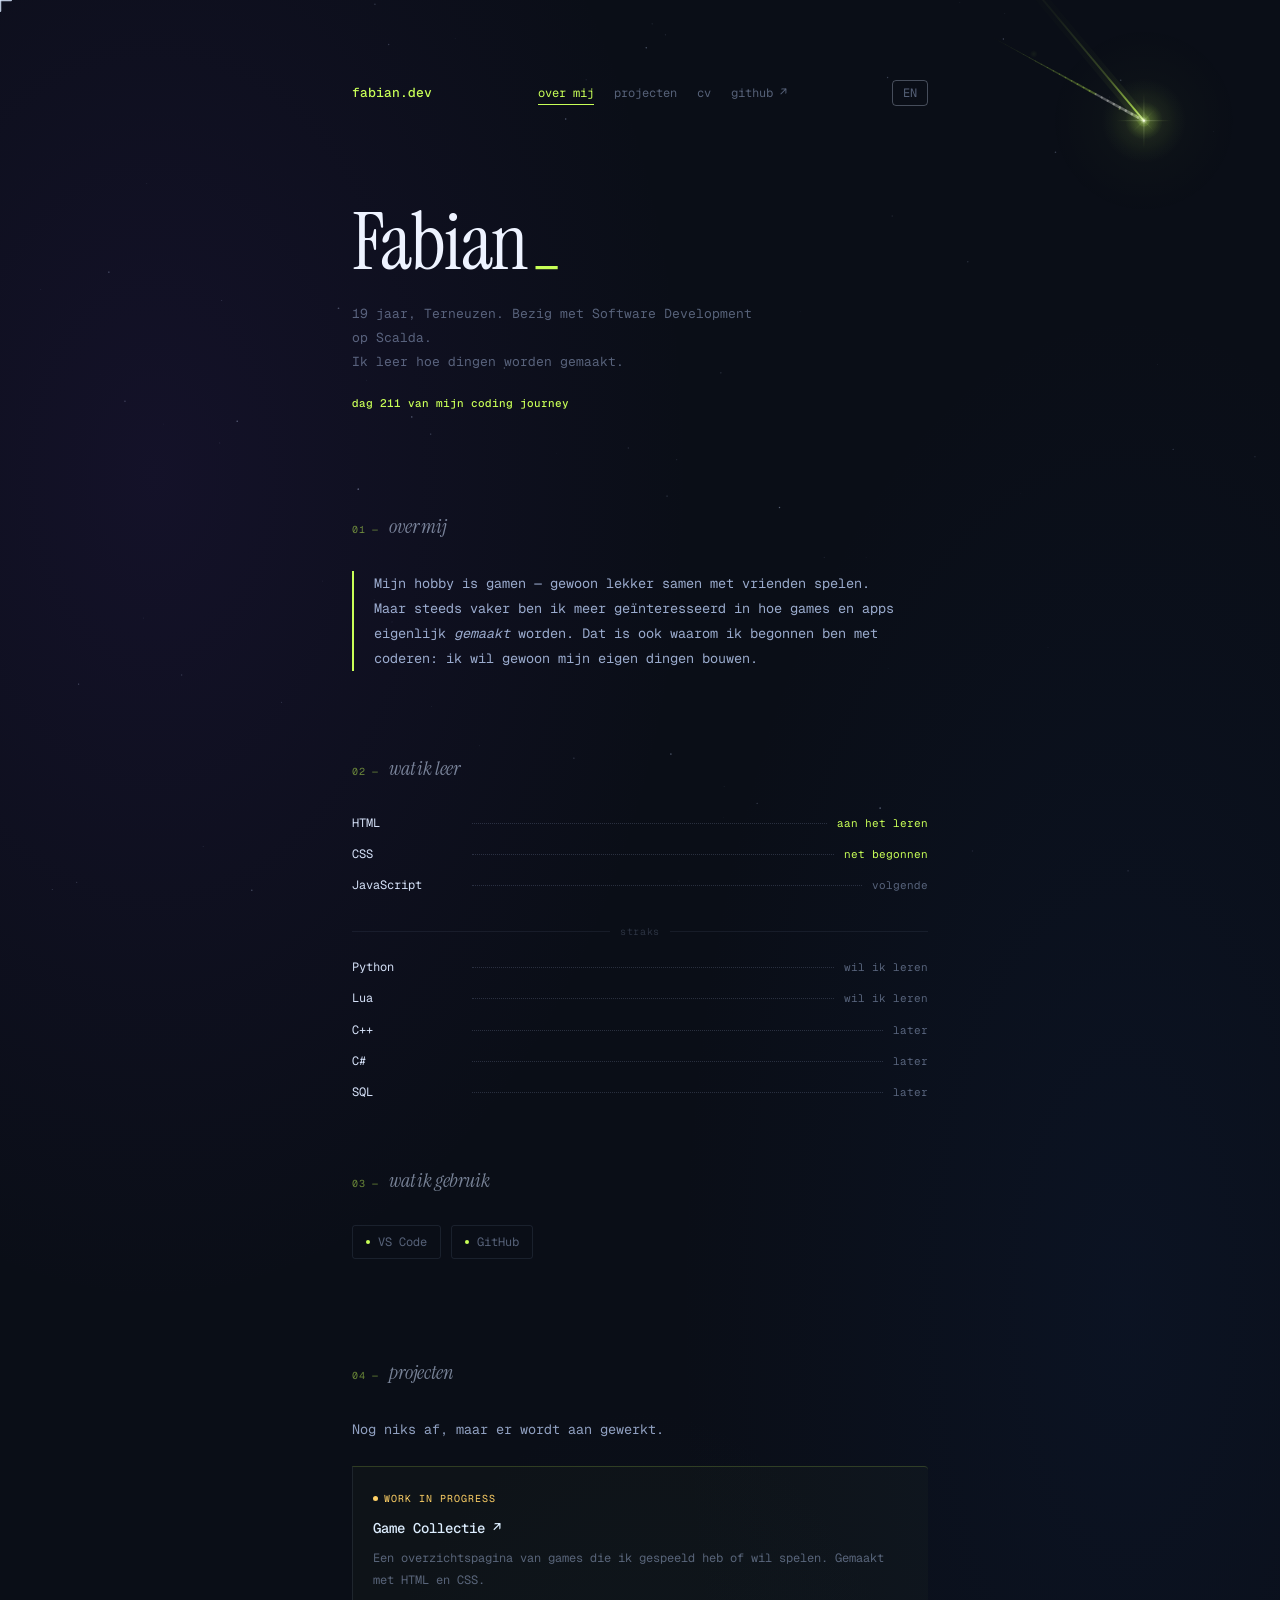
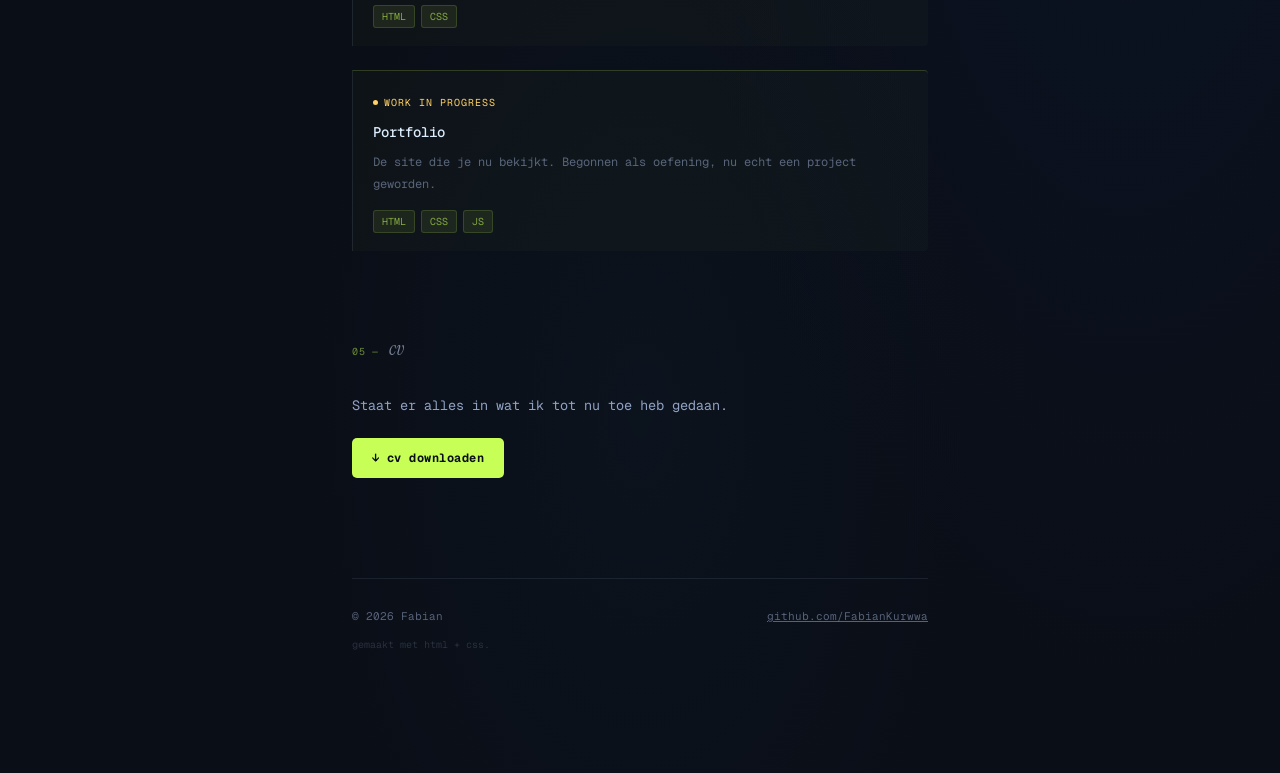
<file: index.html>
<!-- layout gevonden op het internet en aangepast naar mijn eigen stijl -->
<!DOCTYPE html>
<html lang="nl">
<head>
    <meta charset="UTF-8">
    <meta name="viewport" content="width=device-width, initial-scale=1.0">
    <title>Fabian — Software Developer in wording</title>

    <meta name="description" content="Portfolio van Fabian. 19 jaar, Terneuzen. Bezig met Software Development op Scalda. Ik leer hoe dingen worden gemaakt.">

    <meta property="og:type" content="website">
    <meta property="og:title" content="Fabian — Software Developer in wording">
    <meta property="og:description" content="19 jaar, Terneuzen. Bezig met Software Development op Scalda. Ik leer hoe dingen worden gemaakt.">
    <meta property="og:image" content="images/wp5569646.jpg">

    <meta name="twitter:card" content="summary_large_image">
    <meta name="twitter:title" content="Fabian — Software Developer in wording">
    <meta name="twitter:description" content="19 jaar, Terneuzen. Bezig met Software Development op Scalda. Ik leer hoe dingen worden gemaakt.">

    <link rel="preconnect" href="https://fonts.googleapis.com">
    <link rel="preconnect" href="https://fonts.gstatic.com" crossorigin>
    <link href="https://fonts.googleapis.com/css2?family=Geist+Mono:wght@300;400;500;700&family=Instrument+Serif:ital@0;1&display=swap" rel="stylesheet">
    <link rel="icon" type="image/x-icon" href="favicon.ico">

    <style>
        * {
            box-sizing: border-box;
            margin: 0;
            padding: 0;
            cursor: none !important;
        }

        /* kleuren die ik gebruik */
        :root {
            --bg: #0a0e17;
            --ink: #d4e0f7;
            --ink-dim: rgba(180, 200, 240, 0.45);
            --lime: #c8ff57;
            --lime-dim: rgba(200, 255, 87, 0.08);
            --border: rgba(180, 200, 240, 0.1);
        }

        html {
            scroll-behavior: smooth;
        }

        body {
            background: #0a0e17;
            background-image:
                radial-gradient(ellipse 60% 50% at 12% 20%, rgba(80, 40, 150, 0.14) 0%, transparent 70%),
                radial-gradient(ellipse 50% 60% at 88% 55%, rgba(20, 55, 120, 0.12) 0%, transparent 70%),
                radial-gradient(ellipse 40% 40% at 50% 85%, rgba(25, 70, 95, 0.09) 0%, transparent 65%);
            color: #d4e0f7;
            font-family: 'Geist Mono', monospace;
            font-size: 14px;
            line-height: 1.7;
            min-height: 100vh;
            overflow-x: hidden;
        }

        /* sterren canvas staat fixed op de achtergrond */
        #stars-canvas {
            position: fixed;
            top: 0; left: 0; right: 0; bottom: 0;
            pointer-events: none;
            z-index: 0;
        }

        /* custom cursor, crosshair stijl */
        #cursor-dot {
            position: fixed;
            width: 24px;
            height: 24px;
            pointer-events: none;
            z-index: 999999;
            transform: translate(-50%, -50%);
        }

        #cursor-dot::before,
        #cursor-dot::after {
            content: '';
            position: absolute;
            background: rgba(212, 224, 247, 0.85);
            border-radius: 1px;
            transition: background .15s;
        }

        #cursor-dot::before {
            width: 1.5px;
            height: 100%;
            left: 50%;
            top: 0;
            transform: translateX(-50%);
        }

        #cursor-dot::after {
            width: 100%;
            height: 1.5px;
            top: 50%;
            left: 0;
            transform: translateY(-50%);
        }

        /* cursor wordt groen als je over een link hovert */
        #cursor-dot.hover::before,
        #cursor-dot.hover::after {
            background: #c8ff57;
        }

        .page {
            position: relative;
            z-index: 10;
            max-width: 640px;
            margin: 0 auto;
            padding: 80px 32px 120px;
        }

        /* nav bovenaan */
        .topbar {
            display: flex;
            justify-content: space-between;
            align-items: center;
            margin-bottom: 96px;
        }

        .topbar-name {
            font-size: 13px;
            font-weight: 500;
            color: #c8ff57;
        }

        .topbar-links {
            display: flex;
            gap: 20px;
            align-items: center;
        }

        .topbar-links a {
            color: rgba(180, 200, 240, 0.45);
            text-decoration: none;
            font-size: 12px;
            transition: color .2s;
            position: relative;
        }

        /* lijntje onder nav link bij hover */
        .topbar-links a::after {
            content: '';
            position: absolute;
            bottom: -2px;
            left: 0;
            width: 0;
            height: 1px;
            background: #c8ff57;
            transition: width .25s ease;
        }

        .topbar-links a:hover { color: #d4e0f7; }
        .topbar-links a:hover::after { width: 100%; }

        .topbar-links a.nav-active { color: #c8ff57; }
        .topbar-links a.nav-active::after { width: 100%; }

        /* taal knop */
        #taal-knop {
            background: transparent;
            border: 1px solid rgba(212, 224, 247, 0.3);
            color: rgba(180, 200, 240, 0.45);
            padding: 4px 10px;
            font-size: 12px;
            cursor: pointer;
            border-radius: 4px;
            font-family: inherit;
            transition: color .2s, border-color .2s;
        }

        #taal-knop:hover {
            color: #d4e0f7;
            border-color: rgba(212, 224, 247, 0.6);
        }

        /* hero / intro */
        .hero {
            margin-bottom: 96px;
        }

        .hero h1 {
            font-family: 'Instrument Serif', serif;
            font-size: clamp(52px, 9vw, 80px);
            font-weight: 400;
            line-height: 1.0;
            letter-spacing: -0.02em;
            color: #eef3ff;
            margin-bottom: 20px;
        }

        /* knipperende cursor na mijn naam */
        .hero-cursor {
            display: inline-block;
            color: #c8ff57;
            font-weight: 300;
            font-family: 'Geist Mono', monospace;
            font-size: 0.65em;
            vertical-align: 0.05em;
            margin-left: 4px;
            animation: cursor-blink 1.1s step-end infinite;
        }

        @keyframes cursor-blink {
            0%, 100% { opacity: 1; }
            50% { opacity: 0; }
        }

        .hero-sub {
            font-size: 13px;
            color: rgba(180, 200, 240, 0.45);
            max-width: 420px;
            line-height: 1.85;
        }

        .day-counter {
            margin-top: 20px;
            font-size: 11px;
            color: rgba(180, 200, 240, 0.45);
        }

        .day-counter span {
            color: #c8ff57;
            font-weight: 500;
        }

        /* secties */
        .section {
            margin-bottom: 80px;
        }

        /* iets meer ruimte voor de projecten sectie, zet het apart */
        .section-projecten {
            margin-top: 24px;
            margin-bottom: 80px;
        }

        /* wat ik gebruik staat dicht bij wat ik leer, hoort erbij */
        .section-gebruik {
            margin-top: -20px;
            margin-bottom: 96px;
        }

        .section h2 {
            font-family: 'Instrument Serif', serif;
            font-size: 20px;
            font-weight: 400;
            font-style: italic;
            color: rgba(210, 225, 255, 0.55);
            margin-bottom: 28px;
            letter-spacing: -0.01em;
            display: flex;
            align-items: baseline;
        }

        /* nummertjes voor de secties */
        .section-num {
            font-family: 'Geist Mono', monospace;
            font-style: normal;
            font-size: 10px;
            color: #c8ff57;
            opacity: 0.5;
            letter-spacing: 0.08em;
            margin-right: 10px;
            flex-shrink: 0;
        }

        .section p {
            color: rgba(190, 210, 250, 0.75);
            font-size: 13.5px;
            line-height: 1.85;
            max-width: 520px;
        }

        /* over mij blokje met groene streep */
        .about-block {
            border-left: 2px solid #c8ff57;
            padding-left: 20px;
        }

        .about-block p {
            color: rgba(190, 210, 250, 0.8);
        }

        /* skill lijst met stippellijntje */
        .skill-status-list {
            display: flex;
            flex-direction: column;
            gap: 11px;
        }

        .skill-row {
            display: flex;
            align-items: baseline;
        }

        .skill-row-name {
            font-size: 12px;
            color: #d4e0f7;
            min-width: 110px;
            flex-shrink: 0;
        }

        .skill-row-dots {
            flex: 1;
            border-bottom: 1px dotted rgba(180, 200, 240, 0.18);
            margin: 0 10px;
            position: relative;
            top: -3px;
        }

        .skill-row-status {
            font-size: 11px;
            color: rgba(180, 200, 240, 0.45);
            white-space: nowrap;
            flex-shrink: 0;
        }

        .skill-row-status.active {
            color: #c8ff57;
        }

        /* scheidingslijn tussen actieve skills en toekomstige */
        .skill-divider {
            display: flex;
            align-items: center;
            gap: 10px;
            margin: 16px 0 6px;
        }

        .skill-divider-line {
            flex: 1;
            height: 1px;
            background: rgba(180, 200, 240, 0.08);
        }

        .skill-divider-label {
            font-size: 10px;
            color: rgba(180, 200, 240, 0.2);
            letter-spacing: 0.06em;
        }

        /* tools sectie anders dan de skills, chippen ipv lijsten */
        .tools-block {
            display: flex;
            gap: 10px;
            flex-wrap: wrap;
        }

        .tool-chip {
            font-size: 12px;
            color: rgba(180, 200, 240, 0.45);
            border: 1px solid rgba(180, 200, 240, 0.1);
            padding: 6px 13px;
            border-radius: 3px;
            display: inline-flex;
            align-items: center;
            gap: 8px;
            transition: border-color .2s, color .2s;
        }

        .tool-chip:hover {
            border-color: rgba(200, 255, 87, 0.2);
            color: #d4e0f7;
        }

        .tool-chip-dot {
            width: 4px;
            height: 4px;
            background: #c8ff57;
            border-radius: 50%;
            flex-shrink: 0;
        }

        /* project kaartje — beetje meer als een echte card nu */
        .project {
            padding: 18px 20px;
            margin-top: 24px;
            border-left: 1px solid rgba(180, 200, 240, 0.1);
            border-top: 1px solid rgba(200, 255, 87, 0.18);
            background: rgba(200, 255, 87, 0.025);
            border-radius: 0 4px 4px 0;
        }

        .project-status {
            display: inline-flex;
            align-items: center;
            gap: 6px;
            font-size: 10px;
            letter-spacing: 0.1em;
            text-transform: uppercase;
            color: #ffd166;
            margin-bottom: 10px;
        }

        /* pulserende stip bij work in progress */
        .status-dot {
            width: 5px;
            height: 5px;
            background: #ffd166;
            border-radius: 50%;
            animation: pulse 1.4s ease infinite;
        }

        /* vaste stip als iets live is */
        .status-dot-live {
            width: 5px;
            height: 5px;
            background: #c8ff57;
            border-radius: 50%;
        }

        .project-status-live {
            color: #c8ff57;
        }

        @keyframes pulse {
            0%, 100% { opacity: 1; transform: scale(1); }
            50% { opacity: .4; transform: scale(.6); }
        }

        .project h3 {
            font-size: 14px;
            font-weight: 500;
            color: #ddeeff;
            margin-bottom: 6px;
        }

        .project p {
            font-size: 12px;
            color: rgba(180, 200, 240, 0.45);
            max-width: none;
        }

        .project-tags {
            display: flex;
            gap: 6px;
            flex-wrap: wrap;
            margin-top: 14px;
        }

        .project-tag {
            font-size: 10px;
            padding: 2px 8px;
            background: rgba(200, 255, 87, 0.08);
            border: 1px solid rgba(200, 255, 87, 0.15);
            border-radius: 3px;
            color: rgba(200, 255, 87, 0.6);
        }

        /* cv knop */
        .cv-row {
            margin-top: 20px;
        }

        .cv-link {
            display: inline-flex;
            align-items: center;
            gap: 10px;
            font-size: 12px;
            color: #0a0e17;
            background: #c8ff57;
            padding: 10px 20px;
            border-radius: 5px;
            text-decoration: none;
            font-weight: 700;
            letter-spacing: 0.04em;
            transition: opacity .2s, transform .2s;
        }

        .cv-link:hover {
            opacity: .88;
            transform: translateY(-1px);
        }

        /* footer */
        .footer {
            margin-top: 100px;
            padding-top: 28px;
            border-top: 1px solid rgba(180, 200, 240, 0.1);
        }

        .footer-row {
            display: flex;
            justify-content: space-between;
            font-size: 11px;
            color: rgba(180, 200, 240, 0.45);
        }

        .footer a {
            color: rgba(180, 200, 240, 0.45);
            text-decoration: underline;
            transition: color .2s;
        }

        .footer a:hover { color: #d4e0f7; }

        .footer-made {
            margin-top: 10px;
            font-size: 10px;
            color: rgba(180, 200, 240, 0.45);
            opacity: 0.4;
        }

        /* fade in als je scrollt */
        .reveal {
            opacity: 0;
            transform: translateY(16px);
            transition: opacity .5s ease, transform .5s ease;
        }

        .reveal.visible {
            opacity: 1;
            transform: none;
        }

        /* mobiel — nav links verbergen, te krap anders */
        @media (max-width: 480px) {
            .page { padding: 48px 20px 80px; }
            .topbar { margin-bottom: 56px; }
            .hero { margin-bottom: 60px; }

            /* sectie links weghalen op mobiel, je scrollt toch */
            .topbar-links a[href^="#"] {
                display: none;
            }

            .section-gebruik {
                margin-top: 0;
            }
        }
    </style>
</head>
<body>

    <canvas id="stars-canvas"></canvas>
    <div id="cursor-dot"></div>

    <div class="page">

        <!-- navigatie -->
        <header class="topbar">
            <span class="topbar-name">fabian.dev</span>
            <nav class="topbar-links">
                <a href="#over" id="nav-over">over mij</a>
                <a href="#projecten" id="nav-projecten">projecten</a>
                <a href="#cv" id="nav-cv">cv</a>
                <a href="https://github.com/FabianKurwwa" target="_blank">github ↗</a>
            </nav>
            <button id="taal-knop" onclick="taalWisselen()">EN</button>
        </header>

        <!-- intro -->
        <section class="hero reveal">
            <h1>Fabian<span class="hero-cursor">_</span></h1>
            <p class="hero-sub" id="hero-sub">
                19 jaar, Terneuzen. Bezig met Software Development op Scalda.<br>
                Ik leer hoe dingen worden gemaakt.
            </p>
            <p class="day-counter">
                <span id="day-prefix">dag</span> <span id="day-count"></span> <span id="day-suffix">van mijn coding journey</span>
            </p>
        </section>

        <section id="over" class="section reveal">
            <h2><span class="section-num">01 —</span><span id="sectie-over">over mij</span></h2>
            <div class="about-block">
                <p id="over-tekst">
                    Mijn hobby is gamen — gewoon lekker samen met vrienden spelen. Maar steeds vaker ben ik meer geïnteresseerd in hoe games en apps eigenlijk <em>gemaakt</em> worden. Dat is ook waarom ik begonnen ben met coderen: ik wil gewoon mijn eigen dingen bouwen.
                </p>
            </div>
        </section>

        <section class="section reveal">
            <h2><span class="section-num">02 —</span><span id="sectie-leer">wat ik leer</span></h2>
            <div class="skill-status-list">

                <!-- actief bezig -->
                <div class="skill-row">
                    <span class="skill-row-name">HTML</span>
                    <span class="skill-row-dots"></span>
                    <span class="skill-row-status active" id="status-html">aan het leren</span>
                </div>
                <div class="skill-row">
                    <span class="skill-row-name">CSS</span>
                    <span class="skill-row-dots"></span>
                    <span class="skill-row-status active" id="status-css">net begonnen</span>
                </div>
                <div class="skill-row">
                    <span class="skill-row-name">JavaScript</span>
                    <span class="skill-row-dots"></span>
                    <span class="skill-row-status" id="status-js">volgende</span>
                </div>

                <!-- scheidingslijn tussen nu en straks -->
                <div class="skill-divider">
                    <span class="skill-divider-line"></span>
                    <span class="skill-divider-label" id="skill-divider-label">straks</span>
                    <span class="skill-divider-line"></span>
                </div>

                <!-- toekomstig -->
                <div class="skill-row">
                    <span class="skill-row-name">Python</span>
                    <span class="skill-row-dots"></span>
                    <span class="skill-row-status" id="status-python">wil ik leren</span>
                </div>
                <div class="skill-row">
                    <span class="skill-row-name">Lua</span>
                    <span class="skill-row-dots"></span>
                    <span class="skill-row-status" id="status-lua">wil ik leren</span>
                </div>
                <div class="skill-row">
                    <span class="skill-row-name">C++</span>
                    <span class="skill-row-dots"></span>
                    <span class="skill-row-status" id="status-cpp">later</span>
                </div>
                <div class="skill-row">
                    <span class="skill-row-name">C#</span>
                    <span class="skill-row-dots"></span>
                    <span class="skill-row-status" id="status-csharp">later</span>
                </div>
                <div class="skill-row">
                    <span class="skill-row-name">SQL</span>
                    <span class="skill-row-dots"></span>
                    <span class="skill-row-status" id="status-sql">later</span>
                </div>

            </div>
        </section>

        <!-- dicht bij wat ik leer, vandaar de kleinere margin -->
        <section class="section section-gebruik reveal">
            <h2><span class="section-num">03 —</span><span id="sectie-gebruik">wat ik gebruik</span></h2>
            <div class="tools-block">
                <span class="tool-chip"><span class="tool-chip-dot"></span>VS Code</span>
                <span class="tool-chip"><span class="tool-chip-dot"></span>GitHub</span>
            </div>
        </section>

        <section id="projecten" class="section section-projecten reveal">
            <h2><span class="section-num">04 —</span><span id="sectie-projecten">projecten</span></h2>
            <p id="project-intro">Nog niks af, maar er wordt aan gewerkt.</p>
            <div class="project">
                <div class="project-status">
                    <span class="status-dot"></span> work in progress
                </div>
                <a href="games/index.html" style="text-decoration: none;">
                    <h3 id="project-naam" style="color: #ddeeff;">Game Collectie ↗</h3>
                </a>
                <p id="project-desc">Een overzichtspagina van games die ik gespeeld heb of wil spelen. Gemaakt met HTML en CSS.</p>
                <div class="project-tags">
                    <span class="project-tag">HTML</span>
                    <span class="project-tag">CSS</span>
                </div>
            </div>
            <div class="project">
                <div class="project-status">
                    <span class="status-dot"></span> work in progress
                </div>
                <h3 id="project-portfolio-naam">Portfolio</h3>
                <p id="project-portfolio-desc">De site die je nu bekijkt. Begonnen als oefening, nu echt een project geworden.</p>
                <div class="project-tags">
                    <span class="project-tag">HTML</span>
                    <span class="project-tag">CSS</span>
                    <span class="project-tag">JS</span>
                </div>
            </div>
        </section>

        <section id="cv" class="section reveal">
            <h2><span class="section-num">05 —</span><span id="sectie-cv">cv</span></h2>
            <p id="cv-tekst">Staat er alles in wat ik tot nu toe heb gedaan.</p>
            <div class="cv-row">
                <a href="cv.pdf" class="cv-link" id="cv-link">↓ cv downloaden</a>
            </div>
        </section>

        <footer class="footer reveal">
            <div class="footer-row">
                <span>© 2026 Fabian</span>
                <a href="https://github.com/FabianKurwwa" target="_blank">github.com/FabianKurwwa</a>
            </div>
            <p class="footer-made" id="footer-made">gemaakt met html + css.</p>
        </footer>

    </div>

    <script>
    // sterren animatie — gevonden online en aangepast
    const canvas = document.getElementById('stars-canvas');
    const ctx = canvas.getContext('2d');
    let shootingStars = [];
    let bgStars = [];

    function resize() {
        canvas.width = window.innerWidth;
        canvas.height = window.innerHeight;
        bgStars = [];
        var n = Math.floor(canvas.width * canvas.height / 14000);
        for (var i = 0; i < n; i++) {
            bgStars.push({
                x: Math.random() * canvas.width,
                y: Math.random() * canvas.height,
                r: Math.random() * 0.8 + 0.1,
                o: Math.random() * 0.35 + 0.06
            });
        }
    }

    const COLORS = ['255,255,255', '180,220,255', '200,255,87', '255,210,140', '210,190,255'];

    function newStar() {
        var c = COLORS[Math.floor(Math.random() * COLORS.length)];
        var epic = Math.random() < 0.07;
        var big  = !epic && Math.random() < 0.18;
        var angle = Math.PI / 4 + (Math.random() - .5) * .5;
        var speed = epic ? Math.random()*2+1.5 : big ? Math.random()*3+3.5 : Math.random()*5+2;
        return {
            x: Math.random() * canvas.width * 1.2 - canvas.width * .1,
            y: Math.random() * canvas.height * .55,
            speed, angle,
            len:  epic ? Math.random()*550+350 : big ? Math.random()*380+220 : Math.random()*180+80,
            w:    epic ? Math.random()*2.5+2   : big ? Math.random()*2+1.5   : Math.random()*1.2+.5,
            gs:   epic ? Math.random()*26+16   : big ? Math.random()*18+10   : Math.random()*9+4,
            c, o: 0, fadeIn: true, tail: [], sparks: [], big, epic,
        };
    }

    function addSparks(s) {
        var chance = s.epic ? .6 : s.big ? .45 : .15;
        if (Math.random() > chance || s.o < .2) return;
        var n = s.epic ? 2 : 1;
        for (var i = 0; i < n; i++) {
            s.sparks.push({
                x: s.x, y: s.y,
                vx: (Math.random() - .5) * 1.8,
                vy: (Math.random() - .5) * 1.8 - .5,
                r: Math.random() * (s.epic ? 2.5 : 1.8) + .4,
                o: s.o * (.5 + Math.random() * .5),
                dec: Math.random() * .022 + .01,
            });
        }
    }

    function glow(x, y, o, c, r) {
        var g = ctx.createRadialGradient(x, y, 0, x, y, r);
        g.addColorStop(0, `rgba(${c},${o})`);
        g.addColorStop(.35, `rgba(${c},${o * .35})`);
        g.addColorStop(1, `rgba(${c},0)`);
        ctx.beginPath();
        ctx.arc(x, y, r, 0, Math.PI * 2);
        ctx.fillStyle = g;
        ctx.fill();
    }

    function drawStar(s) {
        s.tail.push({ x: s.x, y: s.y });
        var maxTail = s.epic ? 64 : s.big ? 48 : 28;
        if (s.tail.length > maxTail) s.tail.shift();

        for (var t = 1; t < s.tail.length; t++) {
            var p = t / s.tail.length;
            ctx.beginPath();
            ctx.moveTo(s.tail[t-1].x, s.tail[t-1].y);
            ctx.lineTo(s.tail[t].x, s.tail[t].y);
            ctx.strokeStyle = p > .7
                ? `rgba(255,255,255,${p * s.o * .45})`
                : `rgba(${s.c},${p * s.o * .55})`;
            ctx.lineWidth = p * s.w * 1.8;
            ctx.lineCap = 'round';
            ctx.stroke();
        }

        var ex = s.x - Math.cos(s.angle) * s.len;
        var ey = s.y - Math.sin(s.angle) * s.len;
        var gr = ctx.createLinearGradient(s.x, s.y, ex, ey);
        gr.addColorStop(0,   `rgba(255,255,255,${s.o})`);
        gr.addColorStop(.06, `rgba(${s.c},${s.o * .85})`);
        gr.addColorStop(.25, `rgba(${s.c},${s.o * .25})`);
        gr.addColorStop(.6,  `rgba(${s.c},${s.o * .05})`);
        gr.addColorStop(1,   `rgba(${s.c},0)`);
        ctx.beginPath();
        ctx.moveTo(s.x, s.y);
        ctx.lineTo(ex, ey);
        ctx.strokeStyle = gr;
        ctx.lineWidth = s.w * 1.1;
        ctx.lineCap = 'round';
        ctx.stroke();

        var haz = ctx.createLinearGradient(s.x, s.y, ex, ey);
        haz.addColorStop(0,  `rgba(${s.c},${s.o * .1})`);
        haz.addColorStop(.3, `rgba(${s.c},${s.o * .03})`);
        haz.addColorStop(1,  `rgba(${s.c},0)`);
        ctx.beginPath();
        ctx.moveTo(s.x, s.y);
        ctx.lineTo(ex, ey);
        ctx.strokeStyle = haz;
        ctx.lineWidth = s.w * 7;
        ctx.lineCap = 'round';
        ctx.stroke();

        glow(s.x, s.y, s.o * .07, s.c,           s.gs * 10);
        glow(s.x, s.y, s.o * .22, s.c,           s.gs * 4.5);
        glow(s.x, s.y, s.o * .55, s.c,           s.gs * 2);
        glow(s.x, s.y, s.o,       '255,255,255', s.gs * .4);

        if (s.o > .2) {
            var fl  = s.gs * 3.5 * s.o;
            var fl2 = fl * .55;
            var lw  = (s.epic || s.big) ? 1.1 : .65;

            function drawFlare(ang, len, alpha) {
                var fg = ctx.createLinearGradient(
                    s.x - Math.cos(ang) * len, s.y - Math.sin(ang) * len,
                    s.x + Math.cos(ang) * len, s.y + Math.sin(ang) * len
                );
                fg.addColorStop(0,  `rgba(${s.c},0)`);
                fg.addColorStop(.5, `rgba(255,255,255,${alpha})`);
                fg.addColorStop(1,  `rgba(${s.c},0)`);
                ctx.beginPath();
                ctx.moveTo(s.x - Math.cos(ang) * len, s.y - Math.sin(ang) * len);
                ctx.lineTo(s.x + Math.cos(ang) * len, s.y + Math.sin(ang) * len);
                ctx.strokeStyle = fg;
                ctx.lineWidth = lw;
                ctx.stroke();
            }

            drawFlare(0,             fl,  s.o * .48);
            drawFlare(Math.PI / 2,   fl,  s.o * .48);
            drawFlare(Math.PI / 4,   fl2, s.o * .25);
            drawFlare(Math.PI * 3/4, fl2, s.o * .25);
        }

        addSparks(s);
        for (var i = s.sparks.length - 1; i >= 0; i--) {
            var p = s.sparks[i];
            p.x += p.vx;
            p.y += p.vy;
            p.vy += .025;
            p.o  -= p.dec;
            if (p.o <= 0) { s.sparks.splice(i, 1); continue; }
            var pg = ctx.createRadialGradient(p.x, p.y, 0, p.x, p.y, p.r * 2.5);
            pg.addColorStop(0, `rgba(${s.c},${p.o})`);
            pg.addColorStop(1, `rgba(${s.c},0)`);
            ctx.beginPath();
            ctx.arc(p.x, p.y, p.r * 2.5, 0, Math.PI * 2);
            ctx.fillStyle = pg;
            ctx.fill();
        }
    }

    function animate() {
        ctx.clearRect(0, 0, canvas.width, canvas.height);

        for (var i = 0; i < bgStars.length; i++) {
            var s = bgStars[i];
            ctx.beginPath();
            ctx.arc(s.x, s.y, s.r, 0, Math.PI * 2);
            ctx.fillStyle = `rgba(200,215,255,${s.o})`;
            ctx.fill();
        }

        if (Math.random() < .017) shootingStars.push(newStar());

        for (var i = shootingStars.length - 1; i >= 0; i--) {
            var s = shootingStars[i];
            s.o += s.fadeIn ? .055 : -.013;
            if (s.o >= 1) { s.o = 1; s.fadeIn = false; }
            drawStar(s);
            s.x += s.speed;
            s.y += s.speed * .55;
            if (s.o <= 0 && s.sparks.length === 0) shootingStars.splice(i, 1);
        }

        requestAnimationFrame(animate);
    }

    resize();
    window.addEventListener('resize', resize);
    animate();
    </script>

    <script>
    // secties laten infaden als je scrolt
    var obs = new IntersectionObserver(function(entries) {
        entries.forEach(function(e) {
            if (e.isIntersecting) {
                e.target.classList.add('visible');
                obs.unobserve(e.target);
            }
        });
    }, { threshold: 0.12 });

    document.querySelectorAll('.reveal').forEach(function(el) {
        obs.observe(el);
    });
    </script>

    <script>
    // nav link oplichten als je bij die sectie bent
    var navLinks = {
        'over':      document.getElementById('nav-over'),
        'projecten': document.getElementById('nav-projecten'),
        'cv':        document.getElementById('nav-cv'),
    };

    var navObs = new IntersectionObserver(function(entries) {
        entries.forEach(function(e) {
            if (e.isIntersecting) {
                Object.values(navLinks).forEach(function(l) {
                    if (l) l.classList.remove('nav-active');
                });
                var link = navLinks[e.target.id];
                if (link) link.classList.add('nav-active');
            }
        });
    }, { threshold: 0.5 });

    document.querySelectorAll('section[id]').forEach(function(s) {
        navObs.observe(s);
    });
    </script>

    <script>
    // dag teller — startdatum van mijn coding journey
    var start = new Date('2026-05-07');
    var days = Math.floor((new Date() - start) / 86400000);
    document.getElementById('day-count').textContent = days;
    // console.log('dagen bezig:', days);
    </script>

    <script>
    // custom crosshair cursor
    var dot = document.getElementById('cursor-dot');

    document.addEventListener('mousemove', function(e) {
        dot.style.left = e.clientX + 'px';
        dot.style.top  = e.clientY + 'px';
    });

    document.querySelectorAll('a, button').forEach(function(el) {
        el.addEventListener('mouseenter', function() { dot.classList.add('hover'); });
        el.addEventListener('mouseleave', function() { dot.classList.remove('hover'); });
    });
    </script>

    <script>
    // taal wisselen NL <-> EN
    var taal = 'nl';

    function taalWisselen() {
        if (taal === 'nl') {
            taal = 'en';
            document.getElementById('taal-knop').textContent = 'NL';

            document.getElementById('nav-over').textContent = 'about me';
            document.getElementById('nav-projecten').textContent = 'projects';

            document.getElementById('hero-sub').innerHTML = '19 years old, Terneuzen. Studying Software Development at Scalda.<br>I\'m learning how things are made.';
            document.getElementById('day-prefix').textContent = 'day';
            document.getElementById('day-suffix').textContent = 'of my coding journey';

            document.getElementById('sectie-over').textContent = 'about me';
            document.getElementById('over-tekst').textContent = 'My hobby is gaming — just playing games with friends. But more and more I\'m interested in how games and apps are actually made. That\'s also why I started coding: I just want to build my own things.';

            document.getElementById('sectie-leer').textContent = 'what i\'m learning';
            document.getElementById('skill-divider-label').textContent = 'upcoming';
            document.getElementById('status-html').textContent = 'learning';
            document.getElementById('status-css').textContent = 'just started';
            document.getElementById('status-js').textContent = 'next';
            document.getElementById('status-python').textContent = 'want to learn';
            document.getElementById('status-lua').textContent = 'want to learn';
            document.getElementById('status-cpp').textContent = 'later';
            document.getElementById('status-csharp').textContent = 'later';
            document.getElementById('status-sql').textContent = 'later';

            document.getElementById('sectie-gebruik').textContent = 'what i use';

            document.getElementById('sectie-projecten').textContent = 'projects';
            document.getElementById('project-intro').textContent = 'Nothing finished yet, but I\'m working on it.';
            document.getElementById('project-naam').textContent = 'Game Collection';
            document.getElementById('project-desc').textContent = 'An overview page of games I\'ve played or want to play. Made with HTML and CSS.';
            document.getElementById('project-portfolio-naam').textContent = 'Portfolio';
            document.getElementById('project-portfolio-desc').textContent = 'The site you\'re looking at. Started as practice, turned into an actual project.';

            document.getElementById('sectie-cv').textContent = 'cv';
            document.getElementById('cv-tekst').textContent = 'It has everything I\'ve done so far.';
            document.getElementById('cv-link').textContent = '↓ download cv';

            document.getElementById('footer-made').textContent = 'made with html + css — by hand';

        } else {
            taal = 'nl';
            document.getElementById('taal-knop').textContent = 'EN';

            document.getElementById('nav-over').textContent = 'over mij';
            document.getElementById('nav-projecten').textContent = 'projecten';

            document.getElementById('hero-sub').innerHTML = '19 jaar, Terneuzen. Bezig met Software Development op Scalda.<br>Ik leer hoe dingen worden gemaakt.';
            document.getElementById('day-prefix').textContent = 'dag';
            document.getElementById('day-suffix').textContent = 'van mijn coding journey';

            document.getElementById('sectie-over').textContent = 'over mij';
            document.getElementById('over-tekst').textContent = 'Mijn hobby is gamen — gewoon lekker samen met vrienden spelen. Maar steeds vaker ben ik meer geïnteresseerd in hoe games en apps eigenlijk gemaakt worden. Dat is ook waarom ik begonnen ben met coderen: ik wil gewoon mijn eigen dingen bouwen.';

            document.getElementById('sectie-leer').textContent = 'wat ik leer';
            document.getElementById('skill-divider-label').textContent = 'straks';
            document.getElementById('status-html').textContent = 'aan het leren';
            document.getElementById('status-css').textContent = 'net begonnen';
            document.getElementById('status-js').textContent = 'volgende';
            document.getElementById('status-python').textContent = 'wil ik leren';
            document.getElementById('status-lua').textContent = 'wil ik leren';
            document.getElementById('status-cpp').textContent = 'later';
            document.getElementById('status-csharp').textContent = 'later';
            document.getElementById('status-sql').textContent = 'later';

            document.getElementById('sectie-gebruik').textContent = 'wat ik gebruik';

            document.getElementById('sectie-projecten').textContent = 'projecten';
            document.getElementById('project-intro').textContent = 'Nog niks af, maar er wordt aan gewerkt.';
            document.getElementById('project-naam').textContent = 'Game Collectie';
            document.getElementById('project-desc').textContent = 'Een overzichtspagina van games die ik gespeeld heb of wil spelen. Gemaakt met HTML en CSS.';
            document.getElementById('project-portfolio-naam').textContent = 'Portfolio';
            document.getElementById('project-portfolio-desc').textContent = 'De site die je nu bekijkt. Begonnen als oefening, nu echt een project geworden.';

            document.getElementById('sectie-cv').textContent = 'cv';
            document.getElementById('cv-tekst').textContent = 'Staat er alles in wat ik tot nu toe heb gedaan.';
            document.getElementById('cv-link').textContent = '↓ cv downloaden';

            document.getElementById('footer-made').textContent = 'gemaakt met html + css — met de hand';
        }
    }
    </script>

</body>
</html>
</file>
